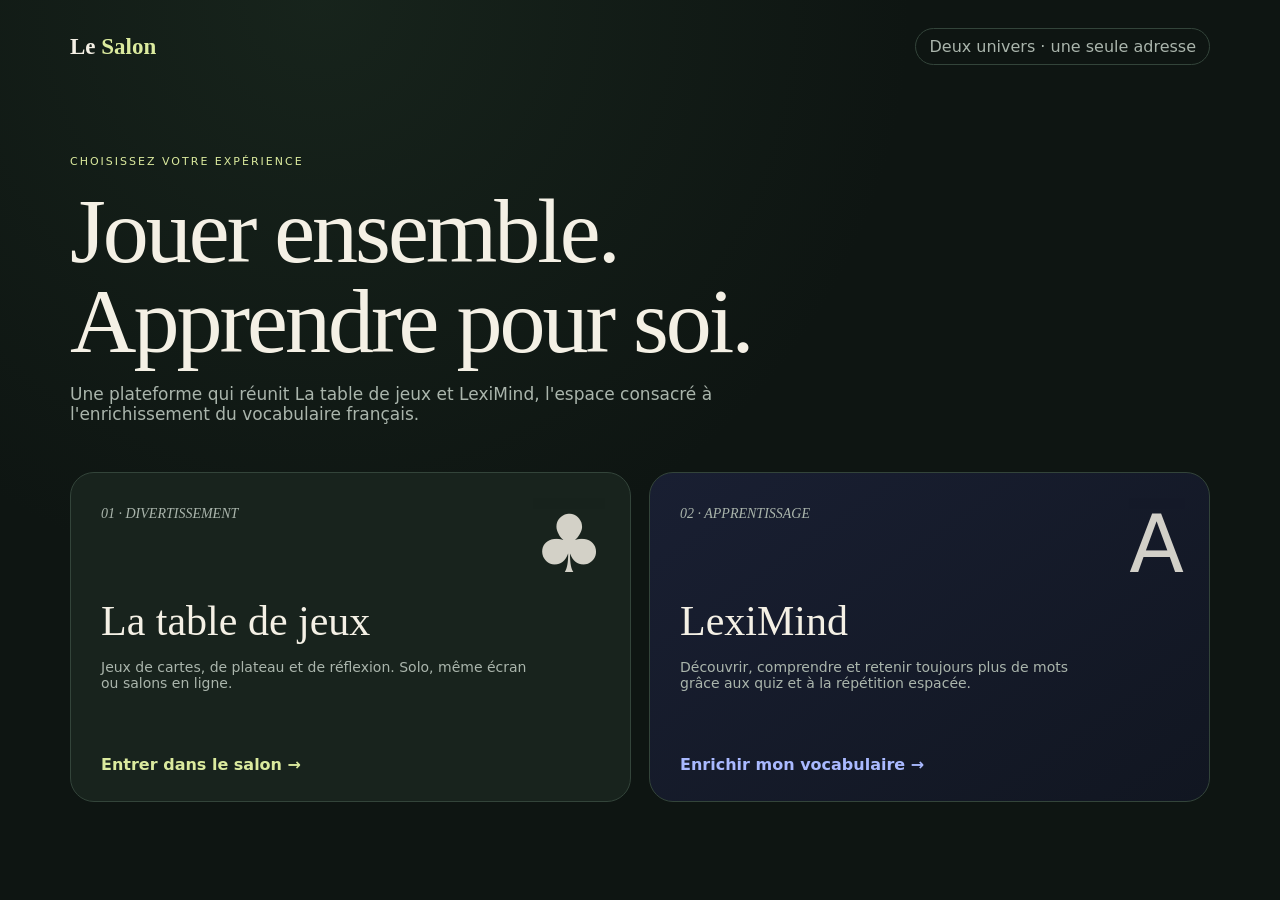
<file: portal.html>
<!doctype html><html lang="fr"><head><meta charset="utf-8"><meta name="viewport" content="width=device-width,initial-scale=1"><title>Le Salon — Jeux & LexiMind</title><style>
:root{color-scheme:dark;--bg:#0e1512;--ink:#f4f0e5;--muted:#aab5ac;--line:#33443a;--lime:#dbea9e;--blue:#a9b9ff}*{box-sizing:border-box}body{margin:0;min-height:100vh;background:radial-gradient(circle at 25% 0,#29412f55,transparent 45%),#0e1512;color:var(--ink);font-family:Inter,system-ui,sans-serif}.w{max-width:1180px;margin:auto;padding:28px 20px 70px}header{display:flex;justify-content:space-between;align-items:center}.brand{font:700 23px Georgia}.brand span{color:var(--lime)}.pill{border:1px solid var(--line);border-radius:99px;padding:8px 13px;color:var(--muted)}main{padding:10vh 0 0}.ey{letter-spacing:2px;text-transform:uppercase;color:var(--lime);font-size:11px}h1{font:400 clamp(48px,8vw,92px)/.98 Georgia;margin:18px 0;letter-spacing:-3px;max-width:900px}p{color:var(--muted);max-width:650px;font-size:17px}.grid{display:grid;grid-template-columns:1fr 1fr;gap:18px;margin-top:48px}.card{position:relative;min-height:330px;padding:30px;border:1px solid var(--line);border-radius:24px;background:#18231d;overflow:hidden;text-decoration:none;color:inherit;transition:.25s}.card:hover{transform:translateY(-7px);border-color:#71866d}.card.lex{background:linear-gradient(145deg,#191f32,#111621)}.num{font:italic 14px Georgia;color:var(--muted)}h2{font:400 42px Georgia;margin:75px 0 8px}.card p{font-size:14px;max-width:430px}.go{position:absolute;bottom:27px;left:30px;font-weight:700}.art{position:absolute;right:25px;top:25px;font-size:80px;opacity:.85}.lex .go{color:var(--blue)}.games .go{color:var(--lime)}@media(max-width:700px){.grid{grid-template-columns:1fr}main{padding-top:7vh}.card{min-height:280px}h1{font-size:52px}}</style></head><body><div class="w"><header><div class="brand">Le <span>Salon</span></div><div class="pill">Deux univers · une seule adresse</div></header><main><div class="ey">Choisissez votre expérience</div><h1>Jouer ensemble.<br>Apprendre pour soi.</h1><p>Une plateforme qui réunit La table de jeux et LexiMind, l'espace consacré à l'enrichissement du vocabulaire français.</p><div class="grid"><a class="card games" href="./index.html"><span class="num">01 · DIVERTISSEMENT</span><div class="art">♣</div><h2>La table de jeux</h2><p>Jeux de cartes, de plateau et de réflexion. Solo, même écran ou salons en ligne.</p><span class="go">Entrer dans le salon →</span></a><a class="card lex" href="./leximind.html"><span class="num">02 · APPRENTISSAGE</span><div class="art">A</div><h2>LexiMind</h2><p>Découvrir, comprendre et retenir toujours plus de mots grâce aux quiz et à la répétition espacée.</p><span class="go">Enrichir mon vocabulaire →</span></a></div></main></div></body></html>
</file>
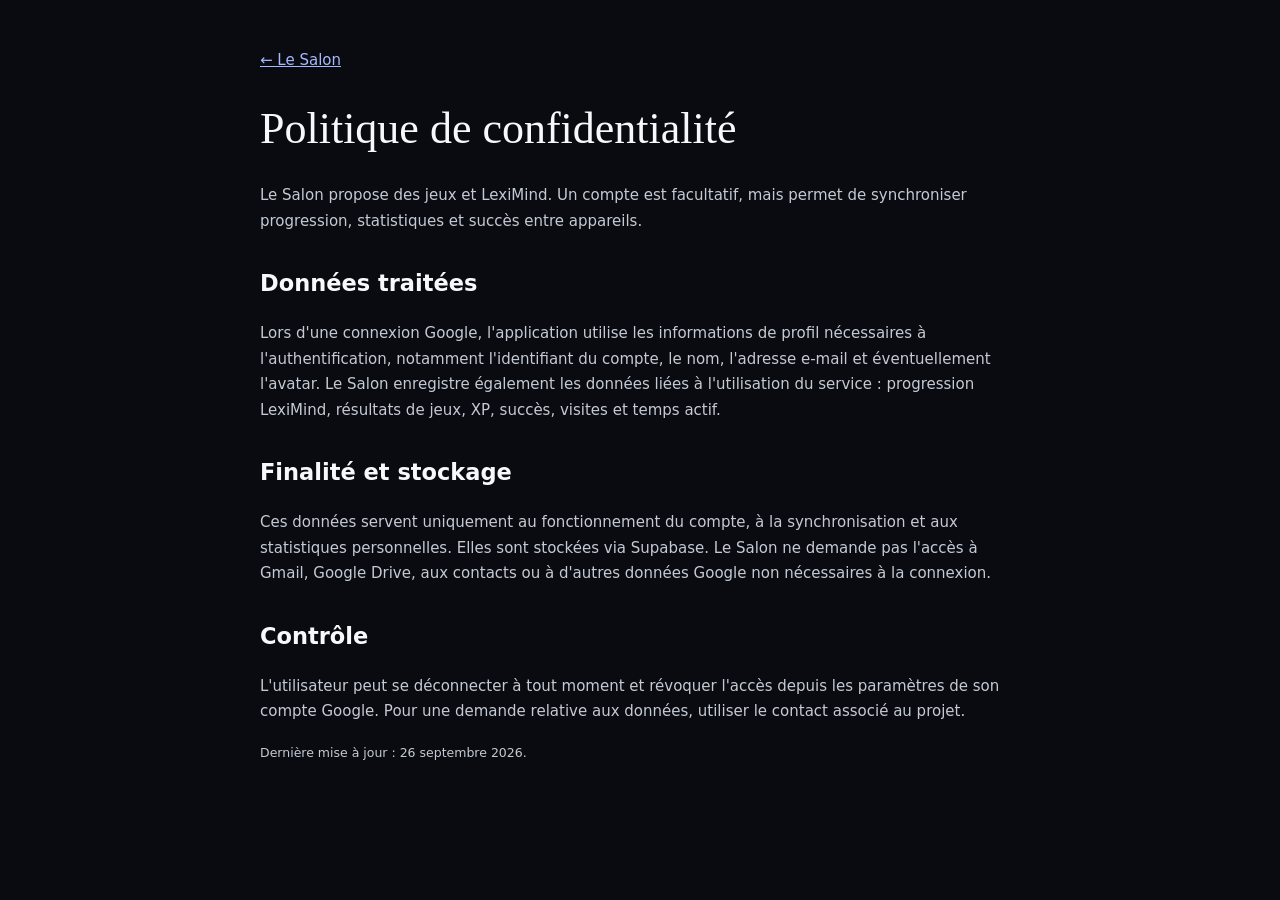
<file: privacy.html>
<!doctype html><html lang="fr"><head><meta charset="utf-8"><meta name="viewport" content="width=device-width,initial-scale=1"><title>Confidentialité — Le Salon</title><style>body{margin:0;background:#090b10;color:#f7f8fb;font:15px/1.7 system-ui}.w{max-width:760px;margin:auto;padding:48px 20px}a{color:#a7b8ff}h1{font:400 44px Georgia}h2{margin-top:30px}p{color:#c4cad4}</style></head><body><main class="w"><a href="./index.html">← Le Salon</a><h1>Politique de confidentialité</h1><p>Le Salon propose des jeux et LexiMind. Un compte est facultatif, mais permet de synchroniser progression, statistiques et succès entre appareils.</p><h2>Données traitées</h2><p>Lors d'une connexion Google, l'application utilise les informations de profil nécessaires à l'authentification, notamment l'identifiant du compte, le nom, l'adresse e-mail et éventuellement l'avatar. Le Salon enregistre également les données liées à l'utilisation du service : progression LexiMind, résultats de jeux, XP, succès, visites et temps actif.</p><h2>Finalité et stockage</h2><p>Ces données servent uniquement au fonctionnement du compte, à la synchronisation et aux statistiques personnelles. Elles sont stockées via Supabase. Le Salon ne demande pas l'accès à Gmail, Google Drive, aux contacts ou à d'autres données Google non nécessaires à la connexion.</p><h2>Contrôle</h2><p>L'utilisateur peut se déconnecter à tout moment et révoquer l'accès depuis les paramètres de son compte Google. Pour une demande relative aux données, utiliser le contact associé au projet.</p><p><small>Dernière mise à jour : 26 septembre 2026.</small></p></main></body></html>
</file>
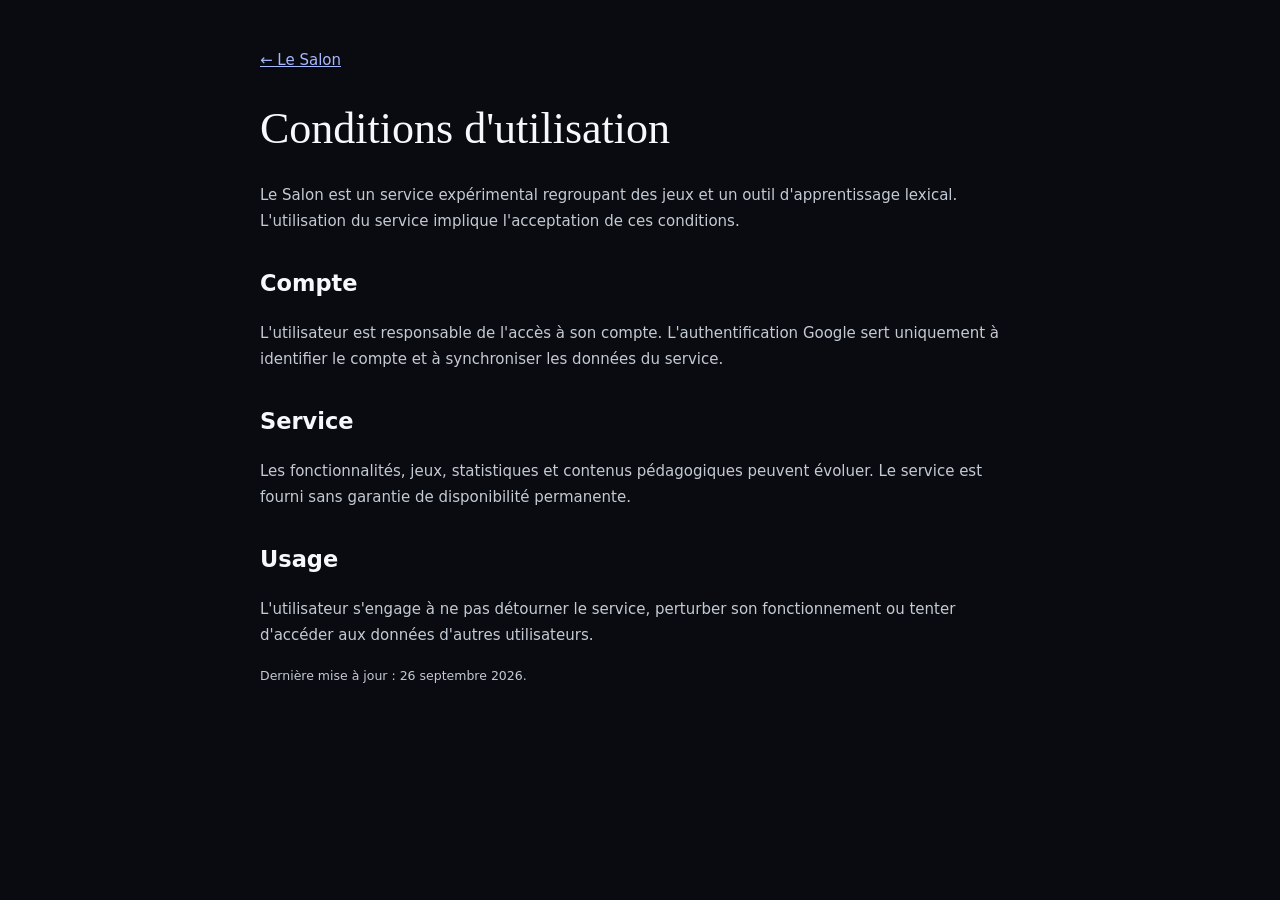
<file: terms.html>
<!doctype html><html lang="fr"><head><meta charset="utf-8"><meta name="viewport" content="width=device-width,initial-scale=1"><title>Conditions d'utilisation — Le Salon</title><style>body{margin:0;background:#090b10;color:#f7f8fb;font:15px/1.7 system-ui}.w{max-width:760px;margin:auto;padding:48px 20px}a{color:#a7b8ff}h1{font:400 44px Georgia}h2{margin-top:30px}p{color:#c4cad4}</style></head><body><main class="w"><a href="./index.html">← Le Salon</a><h1>Conditions d'utilisation</h1><p>Le Salon est un service expérimental regroupant des jeux et un outil d'apprentissage lexical. L'utilisation du service implique l'acceptation de ces conditions.</p><h2>Compte</h2><p>L'utilisateur est responsable de l'accès à son compte. L'authentification Google sert uniquement à identifier le compte et à synchroniser les données du service.</p><h2>Service</h2><p>Les fonctionnalités, jeux, statistiques et contenus pédagogiques peuvent évoluer. Le service est fourni sans garantie de disponibilité permanente.</p><h2>Usage</h2><p>L'utilisateur s'engage à ne pas détourner le service, perturber son fonctionnement ou tenter d'accéder aux données d'autres utilisateurs.</p><p><small>Dernière mise à jour : 26 septembre 2026.</small></p></main></body></html>
</file>
